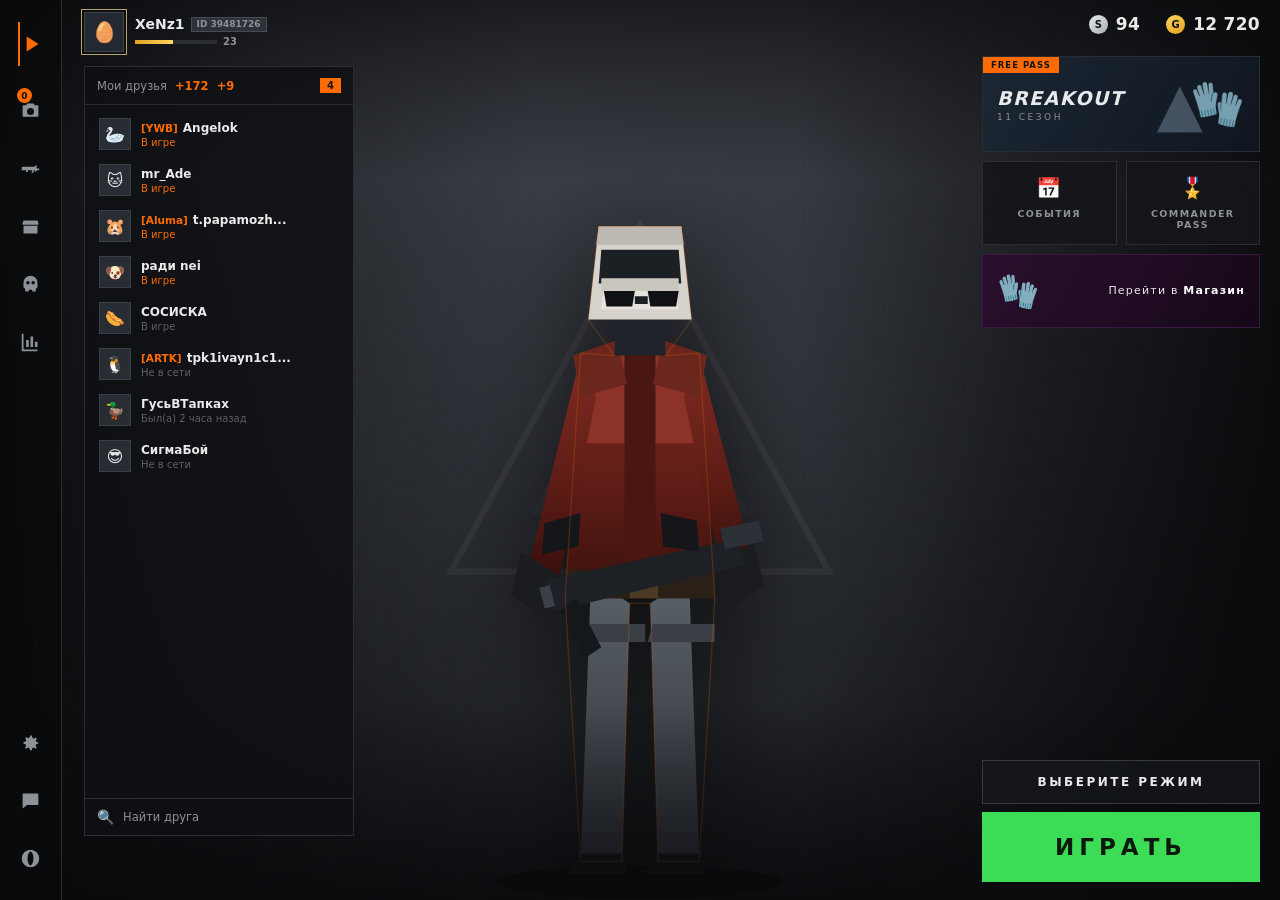
<file: standoff-menu/index.html>
<!DOCTYPE html>
<html lang="ru">
<head>
<meta charset="UTF-8">
<meta name="viewport" content="width=device-width, initial-scale=1.0">
<title>GOOSE STRIKE — Лобби</title>
<link rel="stylesheet" href="style.css">
</head>
<body>

<!-- ЗАГРУЗКА -->
<div class="boot" id="boot">
  <div class="boot-mark">▲</div>
  <div class="boot-name">GOOSE STRIKE</div>
  <div class="boot-sub">СЕЗОН 2 · МЕМ-ВОЙНА</div>
  <div class="boot-bar"><span id="bootFill"></span></div>
  <div class="boot-status" id="bootStatus">Загрузка...</div>
</div>

<!-- СЦЕНА: агент на фоне + логотип -->
<div class="scene">
  <div class="scene-bg"></div>
  <div class="scene-logo">
    <svg viewBox="0 0 200 200">
      <polygon points="100,10 190,175 10,175" fill="none" stroke="#fff" stroke-width="3"/>
      <polygon points="100,52 152,148 48,148" fill="#fff" opacity=".5"/>
    </svg>
  </div>
  <div class="scene-grid"></div>
  <div class="scene-figure">
    <svg viewBox="0 0 340 600" xmlns="http://www.w3.org/2000/svg">
      <defs>
        <linearGradient id="j1" x1="0" y1="0" x2="0" y2="1">
          <stop offset="0%" stop-color="#7d2a20"/><stop offset="55%" stop-color="#5e1d16"/><stop offset="100%" stop-color="#3a100c"/>
        </linearGradient>
        <linearGradient id="p1" x1="0" y1="0" x2="0" y2="1">
          <stop offset="0%" stop-color="#5b6169"/><stop offset="100%" stop-color="#2e3238"/>
        </linearGradient>
        <linearGradient id="s1" x1="0" y1="0" x2="0" y2="1">
          <stop offset="0%" stop-color="#1d2024"/><stop offset="100%" stop-color="#0c0d0f"/>
        </linearGradient>
      </defs>
      <ellipse cx="170" cy="586" rx="112" ry="13" fill="#000" opacity=".5"/>
      <!-- ноги -->
      <path d="M132 350 L124 570 L156 570 L162 370 Z" fill="url(#p1)"/>
      <path d="M208 350 L216 570 L184 570 L178 370 Z" fill="url(#p1)"/>
      <path d="M120 564 h40 v16 h-46 z" fill="#141619"/>
      <path d="M180 564 h40 v16 h-46 z" fill="#141619"/>
      <path d="M126 386 h48 v14 h-52 z" fill="#3a3f45"/>
      <path d="M180 386 h48 v14 h-52 z" fill="#3a3f45"/>
      <!-- куртка -->
      <path d="M124 176 L216 176 L228 366 L112 366 Z" fill="url(#j1)"/>
      <path d="M124 176 L216 176 L222 246 L118 246 Z" fill="#8c3226"/>
      <path d="M158 176 L182 176 L182 366 L158 366 Z" fill="#4a1611"/>
      <!-- ремень -->
      <path d="M112 344 L228 344 L228 366 L112 366 Z" fill="#2a2018"/>
      <path d="M162 342 h22 v24 h-22 z" fill="#4a3a26"/>
      <!-- броня/разгрузка -->
      <path d="M136 200 L204 200 L212 300 L128 300 Z" fill="#26292e" opacity=".0"/>
      <!-- руки -->
      <path d="M122 186 L84 340 L108 348 L136 210 Z" fill="url(#j1)"/>
      <path d="M218 186 L256 332 L232 342 L204 210 Z" fill="url(#j1)"/>
      <path d="M78 330 L110 350 L102 384 L70 364 Z" fill="#1a1c20"/>
      <path d="M258 322 L228 344 L236 380 L266 356 Z" fill="#1a1c20"/>
      <!-- оружие в руках -->
      <path d="M96 352 L246 320 L252 340 L104 376 Z" fill="#1d2126"/>
      <path d="M120 366 L140 404 L128 412 L108 376 Z" fill="#15181b"/>
      <path d="M232 312 L262 306 L266 322 L236 328 Z" fill="#2c3138"/>
      <path d="M100 356 L104 372 L96 374 L92 358 Z" fill="#3a4048"/>
      <!-- плечи -->
      <path d="M118 178 L152 166 L160 200 L124 210 Z" fill="#6b261d"/>
      <path d="M222 178 L188 166 L180 200 L216 210 Z" fill="#6b261d"/>
      <!-- шея -->
      <path d="M152 138 L188 138 L190 178 L150 178 Z" fill="#20242a"/>
      <!-- балаклава / маска -->
      <path d="M138 78 L202 78 L210 150 L130 150 Z" fill="#d6d3cd"/>
      <path d="M138 78 L202 78 L204 92 L136 92 Z" fill="#bdbab4"/>
      <path d="M140 96 L200 96 L202 122 L138 122 Z" fill="#1c1f23"/>
      <path d="M142 126 L198 126 L200 142 L140 142 Z" fill="#e6e3dd"/>
      <path d="M140 118 L200 118 L200 128 L140 128 Z" fill="#c9c6c0"/>
      <!-- очки -->
      <path d="M142 128 L166 128 L164 140 L144 140 Z" fill="#0f1114"/>
      <path d="M176 128 L200 128 L198 140 L178 140 Z" fill="#0f1114"/>
      <path d="M166 132 h10 v6 h-10 z" fill="#1c1f23"/>
      <!-- руки в перчатках -->
      <path d="M186 300 L214 306 L216 330 L188 326 Z" fill="#14161a"/>
      <path d="M124 300 L96 308 L94 332 L122 326 Z" fill="#14161a"/>
      <!-- контур -->
      <path d="M138 78 L202 78 L210 150 L190 178 L216 176 L228 366 L216 570 L184 570 L178 370 L162 370 L156 570 L124 570 L112 366 L124 176 L150 178 L130 150 Z"
            fill="none" stroke="#ff6b00" stroke-width="1" opacity=".22"/>
    </svg>
  </div>
  <div class="scene-vig"></div>
</div>

<!-- ЛЕВАЯ ИКОНОЧНАЯ ПАНЕЛЬ -->
<nav class="rail">
  <div class="rail-top">
    <button class="rail-btn rail-play active" id="navPlay" title="Главная">
      <svg viewBox="0 0 24 24"><path d="M8 5v14l11-7z"/></svg>
    </button>
  </div>
  <div class="rail-mid">
    <button class="rail-btn" id="navInv" title="Инвентарь">
      <svg viewBox="0 0 24 24"><path d="M4 6h3l1.4-2h7.2L17 6h3a1 1 0 0 1 1 1v11a1 1 0 0 1-1 1H4a1 1 0 0 1-1-1V7a1 1 0 0 1 1-1zm8 3a4 4 0 1 0 0 8 4 4 0 0 0 0-8z"/></svg>
      <span class="rail-badge" id="invBadge">0</span>
    </button>
    <button class="rail-btn" id="navGun" title="Оружие">
      <svg viewBox="0 0 24 24"><path d="M2 10h14l3-2v4h3v2h-3v1l-2 1v-2h-1l-1 3h-2l1-3H9v2H7v-2H2z"/></svg>
    </button>
    <button class="rail-btn" id="navCase" title="Кейсы">
      <svg viewBox="0 0 24 24"><path d="M3 8h18v2H3zm1-3h16l1 3H3zM4 11h16v9H4zm6 2h4v2h-4z"/></svg>
    </button>
    <button class="rail-btn" id="navSkull" title="События">
      <svg viewBox="0 0 24 24"><path d="M12 2a8 8 0 0 0-8 8v5l2 2v3h4v-2h4v2h4v-3l2-2v-5a8 8 0 0 0-8-8zM9 12a2 2 0 1 1 0-4 2 2 0 0 1 0 4zm6 0a2 2 0 1 1 0-4 2 2 0 0 1 0 4z"/></svg>
    </button>
    <button class="rail-btn" id="navChart" title="Статистика">
      <svg viewBox="0 0 24 24"><path d="M4 20h16v2H2V2h2zm3-3V9h3v8zm5 0V5h3v12zm5 0v-6h3v6z"/></svg>
    </button>
  </div>
  <div class="rail-bot">
    <button class="rail-btn" id="navGear" title="Настройки">
      <svg viewBox="0 0 24 24"><path d="M12 8a4 4 0 1 0 0 8 4 4 0 0 0 0-8zm9 4-2.3-.6a7 7 0 0 0-.7-1.7l1.3-2-1.4-1.4-2 1.3a7 7 0 0 0-1.7-.7L13.6 4h-2l-.6 2.3a7 7 0 0 0-1.7.7l-2-1.3L5.9 7.1l1.3 2a7 7 0 0 0-.7 1.7L4 11.4v2l2.3.6a7 7 0 0 0 .7 1.7l-1.3 2 1.4 1.4 2-1.3a7 7 0 0 0 1.7.7l.6 2.3h2l.6-2.3a7 7 0 0 0 1.7-.7l2 1.3 1.4-1.4-1.3-2a7 7 0 0 0 .7-1.7l2.3-.6z"/></svg>
    </button>
    <button class="rail-btn" id="navChat" title="Сообщения">
      <svg viewBox="0 0 24 24"><path d="M4 4h16a1 1 0 0 1 1 1v11a1 1 0 0 1-1 1H8l-5 4V5a1 1 0 0 1 1-1z"/></svg>
    </button>
    <button class="rail-btn" id="navGlobe" title="Язык">
      <svg viewBox="0 0 24 24"><path d="M12 2a10 10 0 1 0 0 20 10 10 0 0 0 0-20zm0 2c1.8 0 3.4 4.5 3.4 8S13.8 20 12 20s-3.4-4.5-3.4-8S10.2 4 12 4z"/></svg>
    </button>
  </div>
</nav>

<!-- ВЕРХ ПРАВА: БАЛАНСЫ -->
<div class="topright">
  <div class="bal bal-s">
    <span class="bal-ico">S</span>
    <span class="bal-val" id="silverVal">94</span>
  </div>
  <div class="bal bal-g" id="goldBox">
    <span class="bal-ico">G</span>
    <span class="bal-val" id="goldVal">12 720</span>
  </div>
</div>

<!-- ПРОФИЛЬ СЛЕВА СВЕРХУ -->
<div class="profile-chip" id="openProfile">
  <div class="pc-av">🥚</div>
  <div class="pc-meta">
    <div class="pc-name">XeNz1 <span class="pc-badge">ID 39481726</span></div>
    <div class="pc-lvl">
      <div class="pc-lvl-bar"><span></span></div>
      <span class="pc-lvl-num">23</span>
    </div>
  </div>
</div>

<!-- ДРУЗЬЯ -->
<aside class="friends">
  <div class="fr-head">
    <span class="fr-title">Мои друзья</span>
    <span class="fr-new">+172</span>
    <span class="fr-new">+9</span>
    <span class="fr-cnt" id="frOnline">3</span>
  </div>
  <div class="fr-list" id="frList"></div>
  <div class="fr-foot" id="frFind">
    <span class="fr-search-ico">🔍</span> Найти друга
  </div>
</aside>

<!-- ПРАВАЯ КОЛОНКА -->
<div class="rightcol">
  <div class="banner">
    <span class="bn-free">FREE PASS</span>
    <div class="bn-text">
      <div class="bn-title">BREAKOUT</div>
      <div class="bn-sub">11 СЕЗОН</div>
    </div>
    <div class="bn-tri">▲</div>
    <div class="bn-art">🧤</div>
  </div>

  <div class="two-btns">
    <button class="sq-btn" id="navEvents"><span class="sq-ico">📅</span>СОБЫТИЯ</button>
    <button class="sq-btn" id="navPass"><span class="sq-ico">🎖️</span>COMMANDER PASS</button>
  </div>

  <div class="banner-shop" id="openShop">
    <span class="bs-art">🧤</span>
    <span class="bs-text">Перейти в <b>Магазин</b></span>
  </div>
</div>

<!-- НИЗ ПРАВА -->
<div class="playzone">
  <button class="mode-btn" id="openModes">ВЫБЕРИТЕ РЕЖИМ</button>
  <button class="play-btn" id="btnPlay">ИГРАТЬ</button>
</div>

<!-- ===== ГЛАВНАЯ ===== -->
<div class="modal" id="modalHome">
  <div class="modal-box">
    <div class="mb-head">
      <span class="mb-title">ГЛАВНАЯ</span>
      <button class="mb-close" data-close>✕</button>
    </div>
    <div class="mb-content">
      <div class="home-wrap">
        <div class="home-main">
          <div class="home-kicker">СЕЗОН 2 · МЕМ-ВОЙНА</div>
          <div class="home-title">ЗАРАБОТАЙ<br><span>И ВЫЖИВИ</span></div>
          <div class="home-sub">Кликай Голду, крути кейсы, рискуй в казино — и беги от мемов на 3D-арене.</div>
          <button class="big-play" id="bigPlay">ИГРАТЬ</button>
          <div class="home-stats">
            <div><b id="statGold">0</b><span>ГОЛДЫ ВСЕГО</span></div>
            <div><b id="statMemes">0</b><span>МЕМОВ</span></div>
            <div><b>04:12</b><span>РЕКОРД ВЫЖИВАНИЯ</span></div>
          </div>
        </div>
        <div class="side-stack">
          <button class="earn-btn" id="btnClick"><span class="earn-ico">👆</span><span>ТАПНУТЬ <b>+1 G</b></span></button>
          <button class="earn-btn" id="btnAd"><span class="earn-ico">🎬</span><span>РЕКЛАМА <b>+100 G</b></span></button>
          <button class="earn-btn" id="btnBoost"><span class="earn-ico">⚡</span><span>БУСТ <b>x2 / 5 МИН</b></span></button>
          <div class="boost-state" id="boostState">Буст неактивен</div>
        </div>
      </div>
    </div>
  </div>
</div>

<!-- ===== ИНВЕНТАРЬ ===== -->
<div class="modal" id="modalInv">
  <div class="modal-box">
    <div class="mb-head">
      <span class="mb-title">ИНВЕНТАРЬ</span>
      <div style="display:flex;align-items:center;gap:12px">
        <span style="font-size:11px;color:var(--txt-dim)">Мемов: <b id="invTotal" style="color:var(--orange)">0</b></span>
        <button class="card-sell" style="width:auto;padding:8px 14px" id="btnSellAll">ПРОДАТЬ ВСЁ</button>
        <button class="mb-close" data-close>✕</button>
      </div>
    </div>
    <div class="mb-content">
      <div class="inv-grid" id="invGrid"></div>
      <div class="empty" id="invEmpty">
        <div class="empty-ico">▣</div>
        <div class="empty-txt">Инвентарь пуст</div>
        <div class="empty-sub">Открой Шедевро-кейс, чтобы получить мемы</div>
      </div>
    </div>
  </div>
</div>

<!-- ===== МАГАЗИН ===== -->
<div class="modal" id="modalShop">
  <div class="modal-box">
    <div class="mb-head">
      <span class="mb-title">МАГАЗИН</span>
      <button class="mb-close" data-close>✕</button>
    </div>
    <div class="mb-body">
      <div class="mb-tabs">
        <button class="mb-tab active" data-pane="s-cases">ШЕДЕВРО-КЕЙС</button>
        <button class="mb-tab" data-pane="s-casino">КАЗИНО</button>
        <button class="mb-tab" data-pane="s-bank">БАНК</button>
      </div>
      <div class="mb-content">

        <div class="mb-pane active" id="s-cases">
          <div class="shop-wrap">
            <div class="case-visual">
              <div class="case-art">▣</div>
              <div class="case-name">ШЕДЕВРО-КЕЙС</div>
              <div class="case-price">◉ 100 G</div>
              <button class="case-open" id="btnOpenCase">ОТКРЫТЬ КЕЙС</button>
              <div class="rar-legend">
                <div class="rl" style="color:var(--common)">COMMON · 50%</div>
                <div class="rl" style="color:var(--rare)">RARE · 27%</div>
                <div class="rl" style="color:var(--epic)">EPIC · 15%</div>
                <div class="rl" style="color:var(--arcana)">ARCANA · 6%</div>
                <div class="rl" style="color:var(--gold)">GOLD · 2%</div>
              </div>
            </div>
            <div class="roulette-wrap">
              <div class="roulette-head">ВЫПАДЕНИЕ</div>
              <div class="roulette">
                <div class="rou-strip" id="rouStrip"></div>
                <div class="rou-marker"></div>
              </div>
              <div class="rou-result" id="rouResult">Крути кейс, чтобы увидеть мем</div>
            </div>
          </div>
        </div>

        <div class="mb-pane" id="s-casino">
          <div class="casino-main">
            <div class="slider-bank">
              Ставка: <b id="betVal">100</b> G
              <div class="bet-quick">
                <button data-bet="10">10</button>
                <button data-bet="50">50</button>
                <button data-bet="100">100</button>
                <button data-bet="500">500</button>
                <button data-bet="all">ВСЁ</button>
              </div>
            </div>
            <div class="mult-select" id="multSelect">
              <button data-mult="1.5">x1.5</button>
              <button data-mult="2" class="active">x2</button>
              <button data-mult="3">x3</button>
              <button data-mult="5">x5</button>
              <button data-mult="10">x10</button>
            </div>
            <div class="track" id="track">
              <div class="zone-green" id="zoneGreen"></div>
              <div class="needle" id="needle"></div>
            </div>
            <div class="track-scale"><span>0</span><span>25</span><span>50</span><span>75</span><span>100</span></div>
            <div class="casino-info">
              <div class="ci"><span>Шанс победы</span><b id="winChance">50%</b></div>
              <div class="ci"><span>Потенциал</span><b id="potential">200 G</b></div>
            </div>
            <button class="casino-btn" id="btnSpin">ЗАПУСТИТЬ БЕГУНОК</button>
            <div class="casino-log" id="casinoLog">— Сделай ставку и выбери множитель —</div>
          </div>
        </div>

        <div class="mb-pane" id="s-bank">
          <div class="sect-title">ПОПОЛНЕНИЕ ГОЛДЫ</div>
          <div class="bank-wrap">
            <div class="bank-item"><div class="bi-gold">◉ 100</div><div class="bi-price">99 ₽</div><div class="bi-note">Базовый пакет</div></div>
            <div class="bank-item"><div class="bi-tag">+15%</div><div class="bi-gold">◉ 550</div><div class="bi-price">490 ₽</div><div class="bi-note">Популярный</div></div>
            <div class="bank-item"><div class="bi-tag">ХИТ</div><div class="bi-gold">◉ 1 200</div><div class="bi-price">990 ₽</div><div class="bi-note">Лучшая цена</div></div>
            <div class="bank-item"><div class="bi-gold">◉ 6 500</div><div class="bi-price">4 990 ₽</div><div class="bi-note">Мега-набор</div></div>
          </div>
        </div>

      </div>
    </div>
  </div>
</div>

<!-- ===== ПРОФИЛЬ ===== -->
<div class="modal" id="modalProfile">
  <div class="modal-box">
    <div class="mb-head">
      <span class="mb-title">ПРОФИЛЬ</span>
      <button class="mb-close" data-close>✕</button>
    </div>
    <div class="mb-body">
      <div class="mb-tabs">
        <button class="mb-tab active" data-pane="p-general">ОБЩАЯ</button>
        <button class="mb-tab" data-pane="p-detail">ПОДРОБНАЯ СТАТИСТИКА</button>
        <button class="mb-tab" data-pane="p-history">ИСТОРИЯ МАТЧЕЙ</button>
      </div>
      <div class="mb-content">
        <div class="mb-pane active" id="p-general">
          <div class="prof-top">
            <div class="prof-av">🥚</div>
            <div class="prof-meta">
              <h3>XeNz1</h3>
              <div class="prof-id">ID 39481726 · в игре с 2021</div>
              <div class="prof-rank">
                <div class="rank-chip"><span class="rank-ico">✦</span> ЛЕГЕНДА</div>
                <div class="rank-chip"><span class="rank-ico">◈</span> ЗОЛОТО III</div>
              </div>
            </div>
          </div>
          <div class="stat-grid">
            <div class="stat"><b>18ч 42м</b><span>ВСЕГО В ИГРЕ</span></div>
            <div class="stat"><b>247</b><span>МАТЧЕЙ</span></div>
            <div class="stat"><b>1.42</b><span>K/D</span></div>
            <div class="stat"><b>58%</b><span>ПОБЕД</span></div>
          </div>
          <div class="sect-title">МЕДАЛИ</div>
          <div class="medals">
            <div class="medal">🥇</div><div class="medal">🎯</div><div class="medal">🔥</div>
            <div class="medal">💀</div><div class="medal">⚡</div><div class="medal">🛡️</div>
          </div>
        </div>
        <div class="mb-pane" id="p-detail">
          <div class="sect-title">СЕЗОН 2</div>
          <table class="table">
            <tr><th>РЕЖИМ</th><th>МАТЧИ</th><th>ПОБЕДЫ</th><th>K/D</th></tr>
            <tr><td>Соревновательный</td><td>84</td><td class="win">49</td><td>1.51</td></tr>
            <tr><td>Союзники</td><td>63</td><td class="win">37</td><td>1.38</td></tr>
            <tr><td>Командный бой</td><td>100</td><td class="win">55</td><td>1.36</td></tr>
          </table>
        </div>
        <div class="mb-pane" id="p-history">
          <table class="table">
            <tr><th>КАРТА</th><th>СЧЁТ</th><th>K/D</th><th>ИТОГ</th></tr>
            <tr><td>Prison</td><td>13:9</td><td>24/16</td><td class="win">ПОБЕДА</td></tr>
            <tr><td>Sandstone</td><td>9:13</td><td>18/21</td><td class="lose">ПОРАЖЕНИЕ</td></tr>
            <tr><td>Province</td><td>7:5</td><td>14/9</td><td class="win">ПОБЕДА</td></tr>
          </table>
        </div>
      </div>
    </div>
  </div>
</div>

<!-- ===== РЕЖИМЫ ===== -->
<div class="modal" id="modalModes">
  <div class="modal-box">
    <div class="mb-head">
      <span class="mb-title">ВЫБОР РЕЖИМА</span>
      <button class="mb-close" data-close>✕</button>
    </div>
    <div class="mb-content">
      <div class="mode-groups">
        <div>
          <div class="mode-col-title">ОБЩИЕ</div>
          <div class="mode-card"><div class="mode-thumb">🏆</div><div class="mode-info"><h4>СОРЕВНОВАТЕЛЬНЫЙ</h4><p>5v5 · с рейтингом</p></div></div>
          <div class="mode-card locked"><div class="mode-thumb">🤝</div><div class="mode-info"><h4>СОЮЗНИКИ</h4><p>2v2 · с рейтингом</p><span class="lock">🔒 Откроется на 15 уровне</span></div></div>
          <div class="mode-card"><div class="mode-thumb">💥</div><div class="mode-info"><h4>КОМАНДНЫЙ БОЙ</h4><p>5v5 · до 50 очков</p></div></div>
        </div>
        <div>
          <div class="mode-col-title">ДРУГИЕ · ПРИВАТНАЯ ИГРА</div>
          <div class="mode-card"><div class="mode-thumb">🔥</div><div class="mode-info"><h4>БУНТ</h4><p>Каждый за себя · модификаторы</p></div></div>
          <div class="mode-card"><div class="mode-thumb">⚔️</div><div class="mode-info"><h4>ДУЭЛЬ</h4><p>1v1 · до 10 побед</p></div></div>
          <div class="mode-card"><div class="mode-thumb">🎓</div><div class="mode-info"><h4>ТРЕНИРОВКА</h4><p>Бесконечная покупка</p></div></div>
        </div>
      </div>
    </div>
  </div>
</div>

<div class="toast-wrap" id="toastWrap"></div>

<script src="memes/data.js"></script>
<script src="app.js"></script>
</body>
</html>
</file>
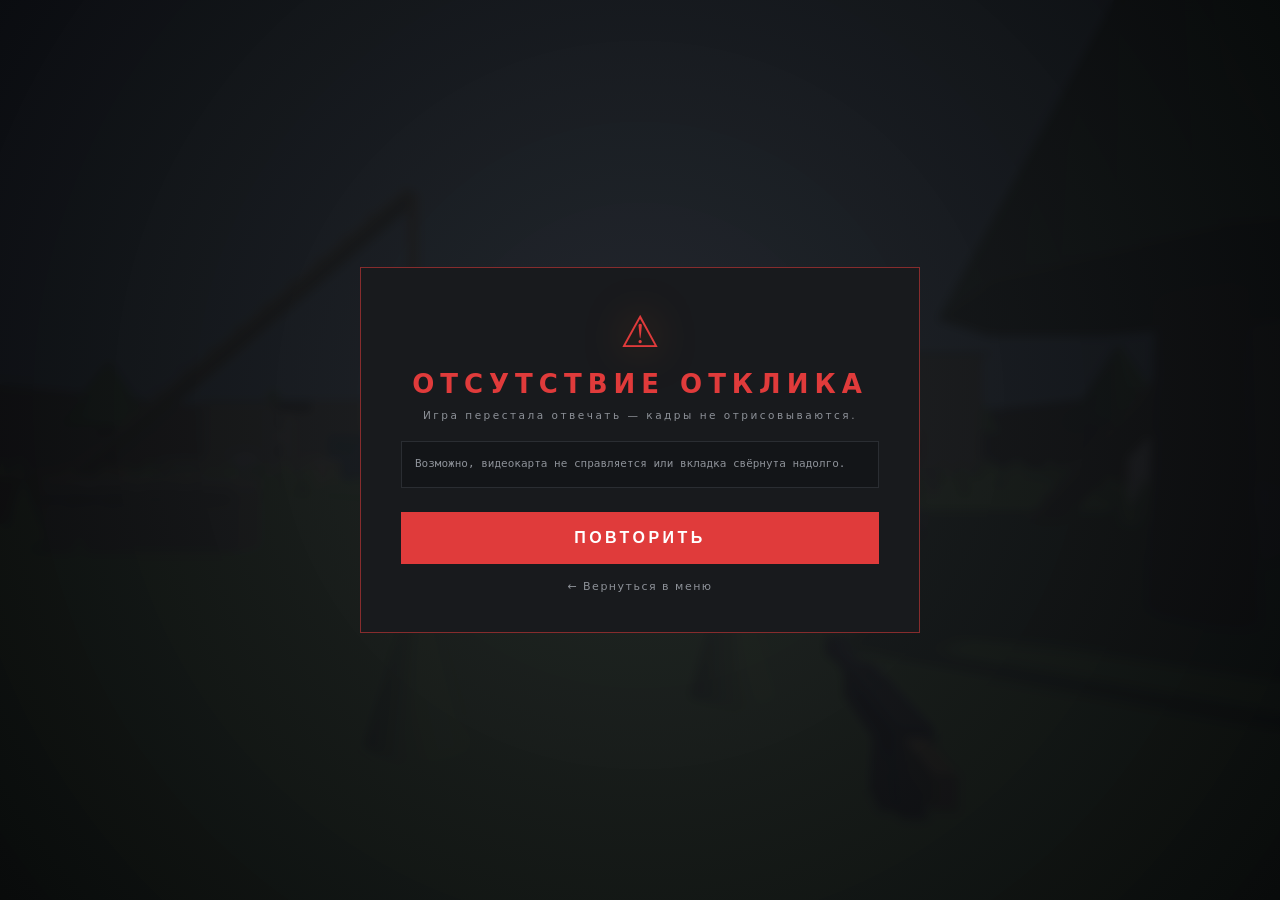
<file: standoff-menu/game.html>
<!DOCTYPE html>
<html lang="ru">
<head>
<meta charset="UTF-8">
<meta name="viewport" content="width=device-width, initial-scale=1.0">
<meta http-equiv="Cache-Control" content="no-store">
<title>GOOSE STRIKE — 3D Выживание</title>
<link rel="stylesheet" href="game.css">
</head>
<body>

<!-- ===== HUD ===== -->
<div class="hud3d" id="hud">
  <div class="hud-top-left">
    <div class="hud-gold"><span class="hg-ico">◉</span><span id="hudGold">0</span> <em>G</em></div>
    <div class="hud-rate">+1 G <span>в секунду</span></div>
  </div>

  <div class="hud-top-center">
    <div class="hud-timer" id="hudTimer">00:00</div>
    <div class="hud-enemies">ВОЛНА <b id="hudWave">1</b> · ОСТАЛОСЬ <b id="hudEnemies">0</b></div>
    <div class="hud-kills">УБИТО: <b id="hudKills">0</b></div>
  </div>

  <div class="hud-top-right">
    <div class="hud-zone" id="hudZone">НА ЗЕМЛЕ</div>
    <button class="hud-gear" id="btnGear" title="Настройки">⚙</button>
  </div>

  <!-- прицел -->
  <div class="crosshair" id="crosshair"><span></span><span></span><span></span><span></span></div>

  <!-- индикатор лазания -->
  <div class="climb-hint" id="climbHint">▲ ЛЕЗЬ: ДЕРЖИ W</div>

  <!-- радар угрозы -->
  <div class="threat" id="threat">
    <div class="threat-bar"><span id="threatFill"></span></div>
    <div class="threat-label" id="threatLabel">БЛИЖАЙШИЙ МЕМ: —</div>
  </div>

  <!-- здоровье -->
  <div class="hud-bottom-left">
    <div class="hp-line">
      <span class="hp-tag">HP</span>
      <div class="hp-bar"><i id="hudHpFill"></i></div>
      <b id="hudHp">100</b>
    </div>
  </div>

  <!-- патроны -->
  <div class="hud-bottom-right">
    <div class="ammo-box" id="hudAmmoBox">
      <div class="ammo-name" id="hudWeapon">ГУСЬ-9</div>
      <div class="ammo-nums"><b id="hudAmmo">30</b><span>/</span><em id="hudReserve">150</em></div>
    </div>
  </div>

  <!-- попадание по мему -->
  <div class="hitmarker" id="hitmarker"><span></span><span></span><span></span><span></span></div>

  <!-- лента убийств -->
  <div class="killfeed" id="killFeed"></div>

  <!-- баннер волны -->
  <div class="wave-banner" id="waveBanner"></div>

  <!-- красная вспышка урона -->
  <div class="dmg-vignette" id="dmgVignette"></div>
</div>

<!-- ===== ПАУЗА ===== -->
<div class="overlay" id="pauseOverlay">
  <div class="ov-box">
    <div class="ov-title">ПАУЗА</div>
    <div class="ov-sub" id="pauseStats">Голды накоплено: 0</div>
    <button class="ov-start" id="btnResume">ПРОДОЛЖИТЬ</button>
    <button class="ov-mini" id="btnSettings">НАСТРОЙКИ</button>
    <button class="ov-mini" id="btnFullscreen">ВО ВЕСЬ ЭКРАН</button>
    <a class="ov-back" href="game.html?autostart=1" target="_blank" rel="noopener" id="lockOpen">ОТКРЫТЬ В ОТДЕЛЬНОМ ОКНЕ</a>
    <a class="ov-back" href="index.html">Выйти в меню</a>
  </div>
</div>

<!-- ===== GAME OVER ===== -->
<div class="overlay" id="overOverlay">
  <div class="ov-box over">
    <div class="ov-logo" style="color:#e03b3b">☠</div>
    <div class="ov-title" style="color:#e03b3b">GAME OVER</div>
    <div class="ov-sub" id="overKiller">Тебя догнал мем</div>

    <div class="ov-stats">
      <div class="ovs"><b id="overWave">1</b><span>ВОЛНА</span></div>
      <div class="ovs"><b id="overMemes">0</b><span>МЕМОВ УБИТО</span></div>
      <div class="ovs"><b id="overGold">0</b><span>ГОЛДЫ</span></div>
      <div class="ovs"><b id="overTime">00:00</b><span>ВРЕМЯ</span></div>
    </div>

    <button class="ov-start" id="btnRestart">РЕСПАВН</button>
    <a class="ov-back" href="index.html">← В МЕНЮ</a>
  </div>
</div>

<!-- ===== НАСТРОЙКИ ===== -->
<div class="overlay" id="settingsOverlay">
  <div class="ov-box st-box">
    <div class="ov-title" style="font-size:19px;letter-spacing:4px">НАСТРОЙКИ</div>

    <div class="st-sect">УПРАВЛЕНИЕ</div>
    <div class="ov-keys">
      <div class="k"><kbd>W</kbd><kbd>A</kbd><kbd>S</kbd><kbd>D</kbd><span>ходить</span></div>
      <div class="k"><kbd>Space</kbd><span>прыжок · держи — банихоп</span></div>
      <div class="k"><kbd>Shift</kbd><span>бег</span></div>
      <div class="k">Мышь<span>осмотр</span></div>
      <div class="k">ЛКМ<span>огонь</span></div>
      <div class="k"><kbd>R</kbd><span>перезарядка</span></div>
      <div class="k"><kbd>Q</kbd><kbd>E</kbd><span>поворот</span></div>
      <div class="k"><kbd>PgUp</kbd><kbd>PgDn</kbd><span>наклон</span></div>
      <div class="k"><kbd>W</kbd> у лестницы, глядя вверх<span>лезть вверх</span></div>
      <div class="k"><kbd>S</kbd><span>лезть вниз</span></div>
      <div class="k"><kbd>Space</kbd><span>прыжок / сорваться</span></div>
      <div class="k"><kbd>Esc</kbd><span>пауза</span></div>
    </div>
    <div class="st-note">Волны мемов: зачистил всех — короткая передышка и следующая волна.
      За убийство дают голду, между волнами восстанавливается часть HP и патронов.
      Под землёй — бункер на <b>−5</b>: центральная шахта, люк в полу дома 1,
      траншея с западного края + два наклонных спуска.</div>

    <div class="st-sect">МЫШЬ</div>
    <div class="st-row">
      <label for="sensRange">Чувствительность</label>
      <input type="range" id="sensRange" min="20" max="300" step="5">
      <b id="sensVal">1.00×</b>
    </div>
    <div class="st-row">
      <label>Доворот у края окна</label>
      <button class="st-toggle" id="btnEdgeTurn">ВКЛ</button>
    </div>
    <div class="st-note">Без захвата курсора он упирается в границу окна и обзор останавливается.
      В крайней полосе экрана камера сама продолжает поворот — с постоянной скоростью, без разгона.</div>

    <button class="ov-start" id="btnSettingsClose">НАЗАД</button>
  </div>
</div>

<!-- ===== ЗАГРУЗКА ===== -->
<div class="overlay show" id="loadOverlay">
  <div class="ov-box">
    <div class="ov-logo">▲</div>
    <div class="ov-title">ЗАГРУЗКА</div>
    <div class="load-bar"><span id="loadFill"></span></div>
    <div class="ov-sub" id="loadTip">Инициализация...</div>
  </div>
</div>

<!-- ===== ОШИБКА ===== -->
<div class="overlay" id="errorOverlay">
  <div class="ov-box error">
    <div class="ov-logo" style="color:#e03b3b">⚠</div>
    <div class="ov-title" style="color:#e03b3b" id="errTitle">СБОЙ</div>
    <div class="ov-sub" id="errMsg">Что-то пошло не так</div>
    <pre class="err-detail" id="errDetail"></pre>
    <button class="ov-start" id="btnRetry" style="background:#e03b3b;color:#fff">ПОВТОРИТЬ</button>
    <a class="ov-back" href="index.html">← Вернуться в меню</a>
  </div>
</div>

<script src="lib/three.min.js"></script>
<script src="memes/data.js"></script>
<script src="game.js?v=36"></script>
</body>
</html>
</file>
<file: standoff-menu/style.css>
/* ===== GOOSE STRIKE — 1:1 по скрину лобби Standoff 2 ===== */
:root{
  --bg:#0d0e10;
  --panel:#181a1d;
  --panel2:#202327;
  --line:#2a2d32;
  --line2:#383c42;
  --orange:#ff6b00;
  --txt:#e9eaec;
  --txt-dim:#8d9198;
  --txt-dim2:#5d6167;
  --green:#3ddc57;
  --green2:#2fbf47;
  --red:#e03b3b;
  --gold:#ffc531;
  --silver:#c9cdd4;
  --common:#8d9199;
  --rare:#4a8fe0;
  --epic:#a855f7;
  --arcana:#e03b7a;
  --rail:62px;
  --friendsw:270px;
}

*{box-sizing:border-box;margin:0;padding:0}
html,body{height:100%}
body{
  background:#0b0c0e;color:var(--txt);overflow:hidden;user-select:none;
  font-family:"Segoe UI","Roboto",system-ui,sans-serif;-webkit-font-smoothing:antialiased;
}
button{font-family:inherit}

/* ---------- ЗАГРУЗКА ---------- */
.boot{
  position:fixed;inset:0;z-index:200;background:#0b0c0e;
  display:flex;flex-direction:column;align-items:center;justify-content:center;gap:22px;
  transition:opacity .4s,visibility .4s;
}
.boot.hide{opacity:0;visibility:hidden}
.boot-mark{font-size:46px;color:var(--orange);filter:drop-shadow(0 0 18px rgba(255,107,0,.5))}
.boot-name{font-size:26px;font-weight:800;letter-spacing:7px;margin-top:8px}
.boot-sub{font-size:10px;letter-spacing:4px;color:var(--txt-dim);margin-top:3px}
.boot-bar{width:250px;height:2px;background:#22252a;overflow:hidden}
.boot-bar span{display:block;height:100%;width:0;background:var(--orange);transition:width .25s}
.boot-status{font-size:10px;color:var(--txt-dim2);letter-spacing:2px}

/* ---------- СЦЕНА ---------- */
.scene{position:fixed;inset:0;z-index:0;overflow:hidden}
.scene-bg{
  position:absolute;inset:0;
  background:
    radial-gradient(ellipse at 52% 62%,rgba(120,130,145,.16),transparent 58%),
    linear-gradient(170deg,#4a4e57 0%,#33363c 32%,#1c1e22 70%,#101114 100%);
}
/* огромный полупрозрачный логотип-треугольник по центру */
.scene-logo{
  position:absolute;left:50%;top:46%;transform:translate(-50%,-50%);
  width:420px;height:420px;opacity:.055;pointer-events:none;
}
.scene-logo svg{width:100%;height:100%}
.scene-grid{
  position:absolute;inset:0;opacity:.35;
  background-image:
    linear-gradient(rgba(255,255,255,.02) 1px,transparent 1px),
    linear-gradient(90deg,rgba(255,255,255,.02) 1px,transparent 1px);
  background-size:80px 80px;
}
.scene-figure{
  position:absolute;left:50%;transform:translateX(-50%);bottom:0;height:86%;
  display:flex;align-items:flex-end;justify-content:center;
  filter:drop-shadow(0 24px 60px rgba(0,0,0,.75));
}
.scene-figure svg{height:100%;width:auto}
.scene-vig{
  position:absolute;inset:0;
  background:
    linear-gradient(90deg,rgba(8,9,11,.95) 0%,rgba(8,9,11,.35) 22%,transparent 42%,transparent 62%,rgba(8,9,11,.5) 82%,rgba(8,9,11,.9) 100%),
    linear-gradient(180deg,rgba(8,9,11,.7) 0%,transparent 20%,transparent 78%,rgba(8,9,11,.75) 100%);
}

/* ---------- ЛЕВАЯ ИКОНОЧНАЯ ПАНЕЛЬ ---------- */
.rail{
  position:fixed;left:0;top:0;bottom:0;width:var(--rail);z-index:40;
  display:flex;flex-direction:column;align-items:center;
  background:rgba(10,11,13,.92);border-right:1px solid var(--line);
  backdrop-filter:blur(8px);
}
.rail-btn{
  width:100%;height:56px;background:transparent;border:0;cursor:pointer;
  color:var(--txt-dim);display:flex;align-items:center;justify-content:center;
  position:relative;transition:.16s;
}
.rail-btn svg{width:21px;height:21px;fill:currentColor}
.rail-btn:hover{color:var(--txt);background:rgba(255,255,255,.05)}
.rail-btn.active{color:var(--orange)}
.rail-btn.active::before{content:"";position:absolute;left:0;top:8px;bottom:8px;width:2px;background:var(--orange)}
.rail-top{padding:14px 0 8px}
.rail-play{height:60px}
.rail-play svg{width:26px;height:26px}
.rail-mid{display:flex;flex-direction:column;gap:2px;flex:1}
.rail-bot{display:flex;flex-direction:column;gap:2px;padding-bottom:14px}
.rail-badge{
  position:absolute;top:6px;right:9px;min-width:15px;height:15px;padding:0 4px;
  background:var(--orange);color:#111;font-size:9px;font-weight:800;
  display:flex;align-items:center;justify-content:center;border-radius:8px;
}

/* ---------- ВЕРХНЯЯ ПРАВАЯ: БАЛАНСЫ ---------- */
.topright{
  position:fixed;top:0;right:0;z-index:45;
  display:flex;align-items:center;gap:26px;padding:14px 20px;
}
.bal{display:flex;align-items:center;gap:8px;cursor:pointer;transition:.16s}
.bal:hover{opacity:.8}
.bal-ico{
  width:19px;height:19px;border-radius:50%;flex-shrink:0;
  display:flex;align-items:center;justify-content:center;font-size:10px;font-weight:800;color:#141414;
}
.bal-s .bal-ico{background:linear-gradient(145deg,#e8ebef,#a8adb5)}
.bal-g .bal-ico{background:linear-gradient(145deg,#ffd75e,#e0a020)}
.bal-val{font-size:17px;font-weight:600;font-variant-numeric:tabular-nums;letter-spacing:.3px}
.bal.flash .bal-val{animation:flash .5s}
@keyframes flash{0%{color:var(--orange)}100%{color:var(--txt)}}

/* ---------- ПРОФИЛЬ ВВЕРХУ СЛЕВА ---------- */
.profile-chip{
  position:fixed;top:12px;left:calc(var(--rail) + 22px);z-index:45;
  display:flex;align-items:center;gap:11px;cursor:pointer;
}
.pc-av{
  width:40px;height:40px;position:relative;flex-shrink:0;
  background:#242830;border:1px solid #3d424a;
  display:flex;align-items:center;justify-content:center;font-size:20px;
}
.pc-av::after{
  content:"";position:absolute;inset:-4px;border:1px solid #b9a06a;pointer-events:none;
}
.pc-meta{line-height:1.25}
.pc-name{font-size:14px;font-weight:700;display:flex;align-items:center;gap:6px}
.pc-badge{
  background:#2e3238;border:1px solid #454b53;font-size:9px;font-weight:700;
  padding:1px 5px;color:var(--txt-dim);
}
.pc-lvl{display:flex;align-items:center;gap:6px;margin-top:3px}
.pc-lvl-bar{width:82px;height:4px;background:#2a2e34;overflow:hidden}
.pc-lvl-bar span{display:block;height:100%;width:46%;background:linear-gradient(90deg,#e0a020,#ffd75e)}
.pc-lvl-num{font-size:10px;color:var(--txt-dim);font-weight:700}

/* ---------- СПИСОК ДРУЗЕЙ ---------- */
.friends{
  position:fixed;top:66px;left:calc(var(--rail) + 22px);width:var(--friendsw);z-index:44;
  bottom:64px;display:flex;flex-direction:column;
  background:rgba(16,17,20,.86);border:1px solid var(--line);
  backdrop-filter:blur(8px);overflow:hidden;
}
.fr-head{
  display:flex;align-items:center;gap:8px;padding:11px 12px;
  border-bottom:1px solid var(--line);flex-shrink:0;
}
.fr-title{font-size:11.5px;color:var(--txt-dim);white-space:nowrap}
.fr-new{color:var(--orange);font-size:11.5px;font-weight:700}
.fr-cnt{
  margin-left:auto;background:var(--orange);color:#141414;
  font-size:10px;font-weight:800;padding:2px 7px;min-width:20px;text-align:center;
}
.fr-list{flex:1;overflow-y:auto;padding:6px 0}
.fr-list::-webkit-scrollbar{width:5px}
.fr-list::-webkit-scrollbar-thumb{background:#33373d}
.fr-row{
  display:flex;align-items:center;gap:10px;padding:7px 12px;cursor:pointer;
  border-left:2px solid transparent;transition:.14s;
}
.fr-row:hover{background:rgba(255,255,255,.05);border-left-color:var(--orange)}
.fr-av{
  width:32px;height:32px;flex-shrink:0;position:relative;
  background:#282c33;border:1px solid #3a3f47;
  display:flex;align-items:center;justify-content:center;font-size:16px;
}
.fr-info{flex:1;min-width:0}
.fr-name{font-size:12px;font-weight:600;white-space:nowrap;overflow:hidden;text-overflow:ellipsis;display:flex;align-items:center;gap:5px}
.fr-clan{color:var(--orange);font-size:10.5px;font-weight:700}
.fr-status{font-size:10px;color:var(--txt-dim2);margin-top:2px}
.fr-status.play{color:var(--orange)}
.fr-foot{
  border-top:1px solid var(--line);padding:10px 12px;flex-shrink:0;
  display:flex;align-items:center;gap:9px;cursor:pointer;color:var(--txt-dim);font-size:11.5px;
  transition:.15s;
}
.fr-foot:hover{color:var(--txt);background:rgba(255,255,255,.04)}
.fr-search-ico{font-size:14px}

/* ---------- ПРАВАЯ КОЛОНКА ---------- */
.rightcol{
  position:fixed;top:56px;right:20px;width:278px;z-index:44;
  display:flex;flex-direction:column;gap:9px;
}
.banner{
  position:relative;height:96px;overflow:hidden;cursor:pointer;
  border:1px solid var(--line);transition:.18s;
  background:linear-gradient(120deg,#1c2733,#0f1620);
  display:flex;align-items:center;justify-content:space-between;padding:0 14px;
}
.banner:hover{transform:translateX(-3px);border-color:var(--line2)}
.bn-free{
  position:absolute;left:0;top:0;background:var(--orange);color:#141414;
  font-size:8.5px;font-weight:800;padding:3px 8px;letter-spacing:1px;
}
.bn-text{position:relative;z-index:2}
.bn-title{font-size:19px;font-weight:900;letter-spacing:1.5px;font-style:italic}
.bn-sub{font-size:9px;letter-spacing:2.5px;color:var(--txt-dim);margin-top:3px}
.bn-art{font-size:44px;opacity:.9;position:relative;z-index:2}
.bn-tri{position:absolute;right:56px;top:50%;transform:translateY(-50%);opacity:.35;font-size:60px;color:#9fb6cf}

.two-btns{display:grid;grid-template-columns:1fr 1fr;gap:9px}
.sq-btn{
  background:rgba(20,22,25,.9);border:1px solid var(--line);cursor:pointer;
  padding:14px 8px;display:flex;flex-direction:column;align-items:center;gap:8px;
  color:var(--txt-dim);font-size:9.5px;letter-spacing:1.4px;font-weight:600;transition:.18s;
}
.sq-btn:hover{border-color:var(--orange);color:var(--orange)}
.sq-btn .sq-ico{font-size:20px}

.banner-shop{
  height:74px;background:linear-gradient(120deg,#2a0f2e,#160818);
  display:flex;align-items:center;justify-content:space-between;padding:0 14px;
  border:1px solid #3a1a40;cursor:pointer;position:relative;overflow:hidden;transition:.18s;
}
.banner-shop:hover{transform:translateX(-3px)}
.bs-art{font-size:34px}
.bs-text{font-size:11px;letter-spacing:1.2px;text-align:right;line-height:1.5}
.bs-text b{color:#fff}

/* ---------- НИЗ СПРАВА ---------- */
.playzone{
  position:fixed;right:20px;bottom:18px;width:278px;z-index:46;
  display:flex;flex-direction:column;gap:8px;
}
.mode-btn{
  background:rgba(20,22,25,.92);border:1px solid var(--line2);color:var(--txt);
  padding:14px;font-size:12px;font-weight:700;letter-spacing:2.5px;cursor:pointer;
  text-align:center;transition:.18s;
}
.mode-btn:hover{border-color:var(--orange);color:var(--orange)}
.play-btn{
  background:var(--green);border:0;color:#0c1a0e;
  padding:22px;font-size:23px;font-weight:900;letter-spacing:5px;cursor:pointer;
  transition:.18s;text-align:center;
}
.play-btn:hover{background:var(--green2)}
.play-btn:active{transform:scale(.985)}

/* ---------- МОДАЛКИ ---------- */
.modal{
  position:fixed;inset:0;z-index:80;background:rgba(6,7,9,.84);
  display:flex;align-items:center;justify-content:center;
  opacity:0;visibility:hidden;transition:.2s;backdrop-filter:blur(3px);
}
.modal.show{opacity:1;visibility:visible}
.modal-box{
  width:min(1060px,92vw);height:min(650px,88vh);background:var(--panel);
  border:1px solid var(--line2);display:flex;flex-direction:column;
  transform:translateY(12px);transition:.2s;
}
.modal.show .modal-box{transform:none}
.mb-head{
  display:flex;align-items:center;justify-content:space-between;
  padding:15px 19px;border-bottom:1px solid var(--line);flex-shrink:0;
}
.mb-title{font-size:14px;font-weight:800;letter-spacing:3px}
.mb-close{
  width:31px;height:31px;background:transparent;border:1px solid var(--line2);
  color:var(--txt-dim);font-size:16px;cursor:pointer;line-height:1;transition:.18s;
}
.mb-close:hover{border-color:var(--red);color:var(--red)}
.mb-body{flex:1;display:flex;overflow:hidden}
.mb-tabs{
  width:200px;flex-shrink:0;border-right:1px solid var(--line);
  padding:11px 0;display:flex;flex-direction:column;gap:2px;overflow-y:auto;
}
.mb-tab{
  background:transparent;border:0;color:var(--txt-dim);text-align:left;
  padding:12px 17px;font-size:11.5px;font-weight:600;letter-spacing:1.3px;
  cursor:pointer;border-left:2px solid transparent;transition:.15s;
}
.mb-tab:hover{color:var(--txt);background:var(--panel2)}
.mb-tab.active{color:var(--orange);border-left-color:var(--orange);background:var(--panel2)}
.mb-content{flex:1;overflow-y:auto;padding:20px 22px}
.mb-content::-webkit-scrollbar{width:7px}
.mb-content::-webkit-scrollbar-thumb{background:#33373d}
.mb-pane{display:none}
.mb-pane.active{display:block;animation:fade .2s}
@keyframes fade{from{opacity:0;transform:translateY(5px)}to{opacity:1;transform:none}}

/* ---------- ГЛАВНАЯ (кликер + казино) ---------- */
.home-wrap{display:grid;grid-template-columns:1fr 300px;gap:18px;align-items:start}
.home-main{min-height:340px;position:relative;border:1px solid var(--line);padding:30px 28px;overflow:hidden;
  background:linear-gradient(115deg,rgba(24,26,29,.98) 30%,rgba(24,26,29,.5)),repeating-linear-gradient(45deg,#1d2024 0 12px,#191c20 12px 24px)}
.home-kicker{display:inline-block;font-size:9.5px;letter-spacing:3px;color:var(--orange);border:1px solid #63300a;padding:5px 11px;margin-bottom:16px}
.home-title{font-size:38px;font-weight:900;line-height:1.06;letter-spacing:.5px}
.home-title span{color:var(--orange)}
.home-sub{margin-top:12px;font-size:12.5px;color:var(--txt-dim);max-width:420px;line-height:1.6}
.big-play{
  margin-top:26px;background:var(--green);border:0;color:#0c1a0e;
  padding:18px 58px;font-size:21px;font-weight:900;letter-spacing:5px;
  cursor:pointer;transition:.18s;
}
.big-play:hover{background:var(--green2)}
.home-stats{display:flex;gap:30px;margin-top:30px}
.home-stats b{display:block;font-size:20px;font-weight:900;color:var(--orange)}
.home-stats span{font-size:9px;letter-spacing:1.5px;color:var(--txt-dim)}

.side-stack{display:flex;flex-direction:column;gap:12px}
.earn-btn{
  width:100%;display:flex;align-items:center;gap:11px;cursor:pointer;
  background:var(--panel2);border:1px solid var(--line);border-left:3px solid var(--orange);
  color:var(--txt);padding:14px;font-size:12px;font-weight:600;letter-spacing:.8px;
  transition:.16s;text-align:left;
}
.earn-btn:hover{background:#282c32}
.earn-btn:active{transform:scale(.985)}
.earn-btn b{color:var(--orange);font-weight:800}
.earn-ico{font-size:17px}
.boost-state{font-size:10px;color:var(--txt-dim2);padding:9px 12px;background:var(--panel2);border:1px solid var(--line)}
.boost-state.on{color:var(--gold);border-color:#5c4a12}

/* ---------- ПРОФИЛЬ ---------- */
.prof-top{display:flex;gap:18px;align-items:center;margin-bottom:20px}
.prof-av{
  width:92px;height:92px;flex-shrink:0;position:relative;font-size:44px;
  background:linear-gradient(145deg,#31363d,#1b1e22);border:2px solid #b9a06a;
  display:flex;align-items:center;justify-content:center;
}
.prof-av::after{
  content:"23";position:absolute;left:50%;transform:translateX(-50%);bottom:-10px;
  background:var(--orange);color:#141414;font-size:10px;font-weight:800;padding:3px 10px;
}
.prof-meta h3{font-size:20px;font-weight:800}
.prof-id{font-size:11px;color:var(--txt-dim);margin-top:5px}
.prof-rank{display:flex;gap:7px;margin-top:11px}
.rank-chip{border:1px solid var(--line2);padding:6px 13px;font-size:10px;letter-spacing:1.3px;color:var(--txt-dim);display:flex;gap:7px;align-items:center}
.rank-ico{font-size:12px;color:var(--orange)}
.stat-grid{display:grid;grid-template-columns:repeat(auto-fill,minmax(145px,1fr));gap:10px;margin-bottom:18px}
.stat{background:var(--panel2);border:1px solid var(--line);padding:12px 14px}
.stat b{display:block;font-size:19px;font-weight:800;color:var(--orange)}
.stat span{font-size:9px;letter-spacing:1.3px;color:var(--txt-dim);margin-top:4px;display:block}
.sect-title{font-size:10px;letter-spacing:2.5px;color:var(--txt-dim);margin:18px 0 10px;padding-bottom:8px;border-bottom:1px solid var(--line)}
.sect-title:first-child{margin-top:0}
.table{width:100%;border-collapse:collapse;font-size:11.5px}
.table th{text-align:left;font-size:9px;letter-spacing:1.5px;color:var(--txt-dim);padding:9px 11px;border-bottom:1px solid var(--line2);font-weight:600}
.table td{padding:10px 11px;border-bottom:1px solid var(--line);color:var(--txt-dim)}
.table tr:hover td{background:var(--panel2);color:var(--txt)}
.table .win{color:var(--green);font-weight:700}
.table .lose{color:var(--red);font-weight:700}
.medals{display:flex;gap:8px;flex-wrap:wrap}
.medal{width:42px;height:42px;background:var(--panel2);border:1px solid var(--line2);display:flex;align-items:center;justify-content:center;font-size:19px;transition:.18s;cursor:pointer}
.medal:hover{border-color:var(--gold);transform:translateY(-3px)}

/* ---------- ИНВЕНТАРЬ ---------- */
.inv-grid{display:grid;grid-template-columns:repeat(auto-fill,minmax(145px,1fr));gap:10px}
.card{background:var(--panel2);border:1px solid var(--line);padding:12px;position:relative;transition:.18s}
.card:hover{transform:translateY(-3px);border-color:var(--line2)}
.card::before{content:"";position:absolute;left:0;top:0;bottom:0;width:3px;background:var(--rar)}
.card-img-wrap{
  height:112px;margin:-12px -12px 10px;overflow:hidden;background:#101215;
  border-bottom:1px solid var(--line);position:relative;
}
.card-img{width:100%;height:100%;object-fit:cover;display:block;transition:.25s}
.card:hover .card-img{transform:scale(1.06)}
.card-top{display:flex;justify-content:flex-end;margin-bottom:7px}
.card-seq{font-size:9px;color:var(--txt-dim2)}
.card-name{font-size:12px;font-weight:700;margin-bottom:3px}
.card-rar{font-size:9px;letter-spacing:1.6px;font-weight:700;color:var(--rar);margin-bottom:9px}
.card-price{font-size:11px;color:var(--gold);font-weight:700;margin-bottom:9px}
.card-sell{width:100%;background:transparent;border:1px solid var(--line2);color:var(--txt-dim);padding:7px;font-size:10px;font-weight:600;letter-spacing:1.2px;cursor:pointer;transition:.15s}
.card-sell:hover{border-color:var(--orange);color:var(--orange);background:rgba(255,107,0,.07)}
.empty{text-align:center;padding:64px 20px;display:none}
.empty.show{display:block}
.empty-ico{font-size:40px;color:var(--txt-dim2);margin-bottom:13px}
.empty-txt{font-size:15px;font-weight:700;letter-spacing:1.5px}
.empty-sub{font-size:11.5px;color:var(--txt-dim);margin-top:8px}

/* ---------- КЕЙС ---------- */
.shop-wrap{display:grid;grid-template-columns:265px 1fr;gap:18px;align-items:start}
.case-visual{background:var(--panel2);border:1px solid var(--line);padding:19px;text-align:center}
.case-art{font-size:58px;color:var(--orange);margin:11px 0 17px;filter:drop-shadow(0 0 22px rgba(255,107,0,.45));animation:float 3s ease-in-out infinite}
@keyframes float{0%,100%{transform:translateY(0)}50%{transform:translateY(-8px)}}
.case-name{font-size:13.5px;font-weight:800;letter-spacing:2.5px}
.case-price{font-size:13px;color:var(--gold);font-weight:700;margin:8px 0 16px}
.case-open{width:100%;background:var(--green);border:0;color:#0c1a0e;padding:13px;font-size:12px;font-weight:900;letter-spacing:2px;cursor:pointer;transition:.18s}
.case-open:hover:not(:disabled){background:var(--green2)}
.case-open:disabled{background:#2a2e34;color:#5d6167;cursor:not-allowed}
.rar-legend{display:flex;flex-direction:column;gap:5px;margin-top:17px;text-align:left}
.rl{font-size:9.5px;padding:6px 10px;border-left:3px solid;background:#25292e;letter-spacing:1.4px;font-weight:700}
.roulette-wrap{background:var(--panel2);border:1px solid var(--line);padding:19px}
.roulette-head{font-size:10px;letter-spacing:2.5px;color:var(--txt-dim);margin-bottom:14px}
.roulette{position:relative;height:114px;overflow:hidden;background:#131518;border:1px solid var(--line2)}
.rou-strip{display:flex;height:100%;will-change:transform}
.rou-item{width:100px;flex-shrink:0;height:100%;border-right:1px solid var(--line);display:flex;flex-direction:column;align-items:center;justify-content:center;gap:5px;background:var(--panel);padding:6px 0}
.re-img{width:74px;height:56px;object-fit:cover;display:block;border:1px solid var(--line2);background:#0f1114}
.rou-item .rn{font-size:8.5px;color:var(--txt-dim);text-align:center;padding:0 4px;line-height:1.3}
.rou-item.hit{background:rgba(255,107,0,.14)}
.rou-marker{position:absolute;left:50%;top:0;bottom:0;width:2px;background:var(--orange);z-index:5;transform:translateX(-50%);box-shadow:0 0 14px var(--orange)}
.rou-marker::before,.rou-marker::after{content:"";position:absolute;left:50%;transform:translateX(-50%);border-left:6px solid transparent;border-right:6px solid transparent}
.rou-marker::before{top:0;border-top:9px solid var(--orange)}
.rou-marker::after{bottom:0;border-bottom:9px solid var(--orange)}
.rou-result{margin-top:14px;padding:13px;background:#25292e;border:1px solid var(--line);font-size:12px;text-align:center;color:var(--txt-dim);transition:.25s}

/* ---------- КАЗИНО ---------- */
.casino-main{background:var(--panel2);border:1px solid var(--line);padding:20px}
.slider-bank{display:flex;align-items:center;gap:14px;font-size:12px;color:var(--txt-dim);flex-wrap:wrap}
.slider-bank b{color:var(--orange);font-size:15px;font-weight:800}
.bet-quick{display:flex;gap:5px;margin-left:auto}
.bet-quick button{background:#25292e;border:1px solid var(--line);color:var(--txt-dim);padding:6px 12px;font-size:10px;font-weight:600;cursor:pointer;transition:.15s}
.bet-quick button:hover{border-color:var(--orange);color:var(--orange)}
.mult-select{display:flex;gap:6px;margin:16px 0}
.mult-select button{flex:1;background:#25292e;border:1px solid var(--line);color:var(--txt-dim);padding:12px 0;font-size:14px;font-weight:800;cursor:pointer;transition:.15s}
.mult-select button:hover{color:var(--txt)}
.mult-select button.active{border-color:var(--orange);color:var(--orange);background:rgba(255,107,0,.08)}
.track{position:relative;height:42px;background:#131518;border:1px solid var(--line2);overflow:hidden}
.zone-green{position:absolute;top:0;bottom:0;left:0;width:50%;background:linear-gradient(180deg,rgba(61,220,87,.3),rgba(61,220,87,.12));border-right:1px solid rgba(61,220,87,.5);transition:width .3s}
.needle{position:absolute;top:-3px;bottom:-3px;left:0;width:3px;background:#fff;z-index:3;box-shadow:0 0 14px rgba(255,255,255,.85)}
.track-scale{display:flex;justify-content:space-between;font-size:9px;color:var(--txt-dim2);margin-top:6px}
.casino-info{display:flex;gap:11px;margin:18px 0}
.ci{flex:1;background:#25292e;border:1px solid var(--line);padding:12px 14px;display:flex;justify-content:space-between;font-size:11px;color:var(--txt-dim)}
.ci b{color:var(--txt);font-size:14px;font-weight:800}
.casino-btn{width:100%;background:var(--green);border:0;color:#0c1a0e;padding:15px;font-size:15px;font-weight:900;letter-spacing:3px;cursor:pointer;transition:.18s}
.casino-btn:hover:not(:disabled){background:var(--green2)}
.casino-btn:disabled{background:#2a2e34;color:#5d6167;cursor:not-allowed}
.casino-log{margin-top:13px;padding:12px;background:#131518;border:1px solid var(--line);font-size:11px;color:var(--txt-dim);text-align:center}
.casino-log.win{color:var(--green);border-color:rgba(61,220,87,.35)}
.casino-log.lose{color:var(--red);border-color:rgba(224,59,59,.35)}

/* ---------- БАНК / РЕЖИМЫ ---------- */
.bank-wrap{display:grid;grid-template-columns:repeat(auto-fill,minmax(180px,1fr));gap:11px}
.bank-item{background:var(--panel2);border:1px solid var(--line);padding:17px;text-align:center;cursor:pointer;transition:.18s;position:relative}
.bank-item:hover{border-color:var(--orange);transform:translateY(-3px)}
.bank-item .bi-gold{font-size:23px;color:var(--gold);font-weight:800}
.bank-item .bi-price{margin-top:9px;font-size:13px;font-weight:700}
.bank-item .bi-tag{position:absolute;top:0;right:0;background:var(--orange);color:#141414;font-size:8.5px;font-weight:800;padding:3px 8px}
.bank-item .bi-note{font-size:9.5px;color:var(--txt-dim);margin-top:5px}
.mode-groups{display:grid;grid-template-columns:1fr 1fr;gap:18px}
.mode-col-title{font-size:10px;letter-spacing:2.5px;color:var(--txt-dim);margin-bottom:10px}
.mode-card{display:flex;gap:12px;align-items:center;background:var(--panel2);border:1px solid var(--line);padding:13px;margin-bottom:8px;cursor:pointer;transition:.18s}
.mode-card:hover{border-color:var(--orange);transform:translateX(4px)}
.mode-thumb{width:60px;height:42px;flex-shrink:0;border:1px solid var(--line2);display:flex;align-items:center;justify-content:center;font-size:20px;background:linear-gradient(140deg,#2a2e34,#17191c)}
.mode-card.locked{opacity:.42;cursor:not-allowed}
.mode-card.locked:hover{transform:none;border-color:var(--line)}
.mode-info h4{font-size:12.5px;font-weight:700}
.mode-info p{font-size:10px;color:var(--txt-dim);margin-top:4px}
.lock{font-size:9px;color:var(--red);margin-top:4px;display:block}

/* ---------- ТОСТ ---------- */
.toast-wrap{position:fixed;top:64px;right:20px;z-index:130;display:flex;flex-direction:column;gap:8px}
.toast{background:var(--panel);border:1px solid var(--line2);border-left:3px solid var(--orange);padding:12px 18px;font-size:12px;min-width:220px;box-shadow:0 6px 22px rgba(0,0,0,.6);animation:slide .3s}
.toast.good{border-left-color:var(--green)}
.toast.bad{border-left-color:var(--red)}
.toast b{color:var(--orange)}
@keyframes slide{from{opacity:0;transform:translateX(30px)}to{opacity:1;transform:none}}

@media(max-width:1150px){
  .friends{display:none}
  .rightcol,.playzone{width:230px}
}
</file>
<file: standoff-menu/game.css>
/* ===== GOOSE STRIKE — 3D выживание ===== */
:root{
  --bg:#0b0c0e; --panel:#181a1d; --line:#2a2d32; --line2:#383c42;
  --orange:#ff6b00; --txt:#e9eaec; --txt-dim:#8d9198; --txt-dim2:#5d6167;
  --green:#3ddc57; --green2:#2fbf47; --red:#e03b3b; --gold:#ffc531;
}
*{box-sizing:border-box;margin:0;padding:0}
html,body{height:100%;overflow:hidden}
body{
  background:var(--bg);color:var(--txt);user-select:none;
  font-family:"Segoe UI","Roboto",system-ui,sans-serif;-webkit-font-smoothing:antialiased;
}
canvas{display:block}

/* ===== ПРЕДЛОЖЕНИЕ ИГРАТЬ В ОТДЕЛЬНОМ ОКНЕ ===== */
.win-tip{
  position:fixed;left:50%;top:14px;transform:translateX(-50%) translateY(-14px);
  z-index:45;width:min(640px,94vw);display:none;
  background:rgba(14,16,19,.95);border:1px solid var(--orange);
  border-left:3px solid var(--orange);padding:14px 16px;
  box-shadow:0 10px 34px rgba(0,0,0,.55);transition:.28s;
}
.win-tip.show{display:block;transform:translateX(-50%) translateY(0)}
.wt-text{font-size:11.5px;line-height:1.7;color:var(--txt-dim)}
.wt-text b{color:var(--txt)}
.wt-btns{display:flex;gap:10px;margin-top:12px;flex-wrap:wrap}
.wt-open{
  background:var(--orange);border:0;color:#160b00;font-family:inherit;
  padding:11px 18px;font-size:11px;font-weight:900;letter-spacing:1.6px;cursor:pointer;
}
.wt-open:hover{filter:brightness(1.1)}
.wt-close{
  background:transparent;border:1px solid var(--line2);color:var(--txt-dim);
  font-family:inherit;padding:11px 16px;font-size:11px;letter-spacing:1.4px;cursor:pointer;
}
.wt-close:hover{color:var(--txt);border-color:var(--txt-dim2)}
.wt-diag{margin-top:9px;font-size:10px;letter-spacing:.4px;color:var(--txt-dim2)}
/* пока идёт катка, курсор скрыт — кнопкам возвращаем указатель */
body[data-state="playing"] .win-tip,
body[data-state="playing"] .win-tip *{cursor:pointer !important}

/* ===== КУРСОР В ИГРЕ ПОЛНОСТЬЮ СКРЫТ =====   Пока идёт катка (и курсор не захвачен браузером) — указатель мыши
   не виден вообще, ни на игровом поле, ни на HUD. Как только пауза,
   конец игры или ошибка — курсор возвращается. */
body[data-state="playing"],
html[data-state="playing"],
body[data-state="playing"] canvas,
body[data-state="playing"] #hud,
body[data-state="playing"] #hintCard,
body[data-state="playing"] .hint-card{cursor:none}
body[data-state="playing"] *{cursor:none !important}

/* ===== ОВЕРЛЕИ ===== */
.overlay{
  position:fixed;inset:0;z-index:50;
  background:radial-gradient(circle at 50% 45%,rgba(30,32,36,.94),rgba(6,7,9,.98));
  display:flex;align-items:center;justify-content:center;
  opacity:0;visibility:hidden;transition:.28s;backdrop-filter:blur(5px);
}
.overlay.show{opacity:1;visibility:visible}
.ov-box{
  width:min(560px,92vw);background:var(--panel);border:1px solid var(--line2);
  padding:38px 40px;text-align:center;transform:translateY(14px);transition:.28s;
}
.overlay.show .ov-box{transform:none}
.ov-box.over{border-color:rgba(224,59,59,.5)}
.ov-logo{font-size:44px;color:var(--orange);filter:drop-shadow(0 0 20px rgba(255,107,0,.5))}
.ov-title{font-size:26px;font-weight:900;letter-spacing:6px;margin-top:12px}
.ov-sub{font-size:10.5px;letter-spacing:2.5px;color:var(--txt-dim);margin-top:10px}

.ov-stats{display:flex;justify-content:center;gap:34px;margin:26px 0}
.ovs b{display:block;font-size:22px;font-weight:900;color:var(--orange);font-variant-numeric:tabular-nums}
.ovs span{font-size:9px;letter-spacing:1.6px;color:var(--txt-dim);margin-top:5px;display:block}

.ov-keys{
  display:grid;grid-template-columns:1fr 1fr;gap:9px;margin:24px 0;
  text-align:left;
}
.k{
  display:flex;align-items:center;gap:8px;
  background:#202327;border:1px solid var(--line);padding:9px 12px;
  font-size:10.5px;color:var(--txt-dim);
}
.k span{margin-left:auto;color:var(--txt-dim2);font-size:9.5px}
kbd{
  background:#2b2f35;border:1px solid var(--line2);border-bottom-width:2px;
  padding:3px 7px;font:600 10px/1 "Segoe UI",sans-serif;color:var(--txt);border-radius:2px;
}

.ov-start{
  width:100%;background:var(--green);border:0;color:#0c1a0e;
  padding:17px;font-size:16px;font-weight:900;letter-spacing:3.5px;
  cursor:pointer;transition:.18s;margin-top:6px;
}
.ov-start:hover{background:var(--green2)}
.ov-back{
  display:inline-block;margin-top:16px;color:var(--txt-dim);text-decoration:none;
  font-size:11px;letter-spacing:1.5px;transition:.18s;
}
.ov-back:hover{color:var(--orange)}
/* кнопка полного экрана */
.ov-mini{
  display:block;margin:14px auto 0;background:transparent;
  border:1px solid var(--line2);color:var(--txt-dim);
  padding:11px 18px;font-size:11px;font-weight:700;letter-spacing:1.6px;
  cursor:pointer;transition:.18s;font-family:inherit;
}
.ov-mini:hover{color:var(--orange);border-color:var(--orange)}
/* в паузе две ссылки — ставим их друг под другом */
#pauseOverlay .ov-back{display:block;margin-top:14px}

/* пояснение про незахваченный курсор — только когда захват недоступен */
.ov-note{
  display:none;margin:14px 0 4px;padding:11px 13px;text-align:left;
  background:#131518;border:1px solid var(--line);border-left:2px solid var(--orange);
  font-size:11px;line-height:1.7;color:var(--txt-dim);
}
.ov-note.show{display:block}
.ov-note b{color:var(--txt)}

.load-bar{height:3px;background:#242830;margin:22px 0 0;overflow:hidden}
.load-bar span{display:block;height:100%;width:0;background:var(--orange);transition:width .2s}

/* ===== HUD ===== */
.hud3d{position:fixed;inset:0;z-index:20;pointer-events:none;opacity:0;transition:.3s}
.hud3d.show{opacity:1}

.hud-top-left{position:absolute;top:16px;left:18px}
.hud-gold{
  display:flex;align-items:center;gap:8px;
  background:rgba(16,18,21,.8);border:1px solid var(--line);
  padding:9px 15px;font-size:17px;font-weight:700;font-variant-numeric:tabular-nums;
  backdrop-filter:blur(6px);
}
.hg-ico{color:var(--gold);font-size:13px}
.hud-gold em{font-size:10px;color:var(--gold);font-style:normal;font-weight:700}
.hud-rate{font-size:10px;color:var(--green);margin-top:6px;letter-spacing:1.2px;
  background:rgba(16,18,21,.7);border:1px solid var(--line);padding:4px 10px;text-align:center}
.hud-rate span{color:var(--txt-dim2)}

.hud-top-center{
  position:absolute;top:16px;left:50%;transform:translateX(-50%);text-align:center;
}
.hud-timer{
  font-size:26px;font-weight:900;letter-spacing:3px;font-variant-numeric:tabular-nums;
  text-shadow:0 2px 10px rgba(0,0,0,.8);
}
.hud-enemies{font-size:9.5px;letter-spacing:1.8px;color:var(--txt-dim);margin-top:4px}
.hud-enemies b{color:var(--red)}

.hud-top-right{position:absolute;top:16px;right:18px}
.hud-zone{
  background:rgba(16,18,21,.8);border:1px solid var(--line);padding:8px 14px;
  font-size:10px;letter-spacing:1.8px;color:var(--txt-dim);backdrop-filter:blur(6px);
}
.hud-zone.underground{color:var(--orange);border-color:#63300a}

/* прицел: 4 луча, расходятся от разброса (--gap) */
.crosshair{
  position:absolute;left:50%;top:50%;width:0;height:0;
  --gap:8px;
}
.crosshair span{
  position:absolute;background:rgba(255,255,255,.95);
  box-shadow:0 0 0 1px rgba(0,0,0,.55), 0 0 3px rgba(0,0,0,.9);
}
.crosshair span:nth-child(1){left:-1px;top:calc(-1 * var(--gap) - 7px);width:2px;height:7px}
.crosshair span:nth-child(2){left:-1px;top:var(--gap);width:2px;height:7px}
.crosshair span:nth-child(3){top:-1px;left:calc(-1 * var(--gap) - 7px);width:7px;height:2px}
.crosshair span:nth-child(4){top:-1px;left:var(--gap);width:7px;height:2px}

/* подсказка лазания */
.climb-hint{
  position:absolute;left:50%;top:58%;transform:translateX(-50%);
  background:rgba(255,107,0,.15);border:1px solid var(--orange);color:var(--orange);
  padding:9px 18px;font-size:12px;font-weight:700;letter-spacing:2px;
  opacity:0;transition:.18s;
}
.climb-hint.show{opacity:1}

/* радар угрозы */
.threat{
  position:absolute;bottom:22px;left:50%;transform:translateX(-50%);
  width:300px;text-align:center;
}
.threat-bar{height:5px;background:rgba(16,18,21,.85);border:1px solid var(--line);overflow:hidden}
.threat-bar span{display:block;height:100%;width:0;background:var(--green);transition:width .1s,background .2s}
.threat-label{font-size:10px;letter-spacing:1.6px;color:var(--txt-dim);margin-top:7px}

.ov-box.error{border-color:rgba(224,59,59,.55)}
.err-detail{
  margin:20px 0 18px;padding:13px;background:#131518;border:1px solid var(--line);
  font:11px/1.7 "Consolas",monospace;color:var(--txt-dim);text-align:left;
  white-space:pre-wrap;word-break:break-word;max-height:190px;overflow-y:auto;
}
.err-detail:empty{display:none}

/* ===== НАСТРОЙКИ ===== */
.st-box{width:min(680px,94vw);max-height:92vh;overflow-y:auto;text-align:center}
.st-sect{
  margin:22px 0 10px;font-size:9.5px;letter-spacing:2.6px;color:var(--orange);
  text-align:left;border-bottom:1px solid var(--line);padding-bottom:6px;
}
.st-row{
  display:flex;align-items:center;gap:14px;
  background:#202327;border:1px solid var(--line);padding:11px 14px;margin-bottom:8px;
  font-size:11px;color:var(--txt-dim);text-align:left;
}
.st-row label{flex:1}
.st-row b{color:var(--txt);font-variant-numeric:tabular-nums;font-size:11px;min-width:44px;text-align:right}
.st-row input[type=range]{flex:0 0 190px;accent-color:var(--orange);cursor:pointer}
.st-toggle{
  background:var(--green);border:0;color:#0c1a0e;font-family:inherit;
  font-size:10px;font-weight:900;letter-spacing:1.4px;padding:7px 16px;cursor:pointer;
  min-width:56px;transition:.18s;
}
.st-toggle.off{background:#2b2f35;color:var(--txt-dim)}
.st-note{
  margin-top:10px;padding:10px 13px;text-align:left;
  background:#131518;border:1px solid var(--line);border-left:2px solid var(--orange);
  font-size:10.5px;line-height:1.7;color:var(--txt-dim);
}
.st-note b{color:var(--txt)}

/* шестерёнка настроек в HUD */
.hud-gear{
  pointer-events:auto;display:block;margin:10px 0 0 auto;
  background:rgba(20,22,26,.8);border:1px solid var(--line2);color:var(--txt-dim);
  font-size:14px;line-height:1;width:30px;height:30px;padding:0;
  cursor:pointer;transition:.18s;border-radius:3px;
}
.hud-gear:hover{color:var(--orange);border-color:var(--orange)}

/* урон-вспышка */
.dmg-flash{position:fixed;inset:0;z-index:25;pointer-events:none;background:radial-gradient(circle,transparent 40%,rgba(224,59,59,.75));opacity:0}

/* ===== БОЕВОЙ HUD ===== */
.hud-kills{font-size:9.5px;letter-spacing:1.8px;color:var(--txt-dim2);margin-top:3px}
.hud-kills b{color:var(--txt)}

/* здоровье */
.hud-bottom-left{position:absolute;left:18px;bottom:22px}
.hp-line{
  display:flex;align-items:center;gap:10px;
  background:rgba(16,18,21,.82);border:1px solid var(--line);
  padding:9px 13px;backdrop-filter:blur(6px);
}
.hp-tag{font-size:10px;letter-spacing:2px;color:var(--txt-dim)}
.hp-bar{width:170px;height:8px;background:#242830;overflow:hidden;border:1px solid #2c3036}
.hp-bar i{display:block;height:100%;width:100%;background:var(--green);transition:width .15s,background .2s}
.hp-line b{font-size:14px;font-variant-numeric:tabular-nums;min-width:32px;text-align:right}

/* патроны */
.hud-bottom-right{position:absolute;right:18px;bottom:22px;text-align:right}
.ammo-box{
  background:rgba(16,18,21,.82);border:1px solid var(--line);
  padding:8px 14px;backdrop-filter:blur(6px);transition:.18s;
}
.ammo-box.reloading{border-color:var(--orange)}
.ammo-name{font-size:9px;letter-spacing:2.4px;color:var(--txt-dim);margin-bottom:2px}
.ammo-box.reloading .ammo-name{color:var(--orange)}
.ammo-nums{display:flex;align-items:baseline;justify-content:flex-end;gap:4px;font-variant-numeric:tabular-nums}
.ammo-nums b{font-size:26px;font-weight:900;color:#fff;line-height:1}
.ammo-nums span{color:var(--txt-dim2);font-size:13px}
.ammo-nums em{font-style:normal;font-size:13px;color:var(--txt-dim)}

/* маркер попадания */
.hitmarker{position:absolute;left:50%;top:50%;width:0;height:0;opacity:0;transition:opacity .1s}
.hitmarker.show{opacity:1;transition:opacity .03s}
.hitmarker span{position:absolute;width:9px;height:2px;background:#fff;box-shadow:0 0 4px rgba(0,0,0,.9)}
.hitmarker span:nth-child(1){left:-15px;top:-12px;transform:rotate(45deg)}
.hitmarker span:nth-child(2){left:6px;top:-12px;transform:rotate(-45deg)}
.hitmarker span:nth-child(3){left:-15px;top:10px;transform:rotate(-45deg)}
.hitmarker span:nth-child(4){left:6px;top:10px;transform:rotate(45deg)}
.hitmarker.head span{background:var(--gold)}

/* лента убийств */
.killfeed{
  position:absolute;top:78px;right:18px;
  display:flex;flex-direction:column;gap:6px;align-items:flex-end;
}
.kf-row{
  background:rgba(16,18,21,.86);border:1px solid var(--line);
  padding:6px 11px;font-size:10.5px;letter-spacing:1px;color:var(--txt-dim);
  animation:kfIn .18s ease-out;
}
.kf-row b{color:#fff}
.kf-row span{color:var(--txt-dim2);margin:0 6px}
@keyframes kfIn{from{opacity:0;transform:translateX(20px)}to{opacity:1;transform:none}}

/* баннер волны */
.wave-banner{
  position:absolute;left:50%;top:25%;transform:translate(-50%,-10px);
  text-align:center;font-size:28px;font-weight:900;letter-spacing:6px;color:#fff;
  text-shadow:0 4px 26px rgba(0,0,0,.95);
  opacity:0;transition:.26s;pointer-events:none;white-space:nowrap;
}
.wave-banner.show{opacity:1;transform:translate(-50%,0)}
.wave-banner b{color:var(--orange)}
.wave-banner span{display:block;font-size:10px;letter-spacing:3px;color:var(--txt-dim);margin-top:8px;font-weight:600}

/* красная вспышка урона */
.dmg-vignette{
  position:absolute;inset:0;pointer-events:none;opacity:0;
  background:radial-gradient(circle,transparent 42%,rgba(224,59,59,.62));
  transition:opacity .5s;
}
.dmg-vignette.hit{opacity:1;transition:opacity .04s}
</file>
